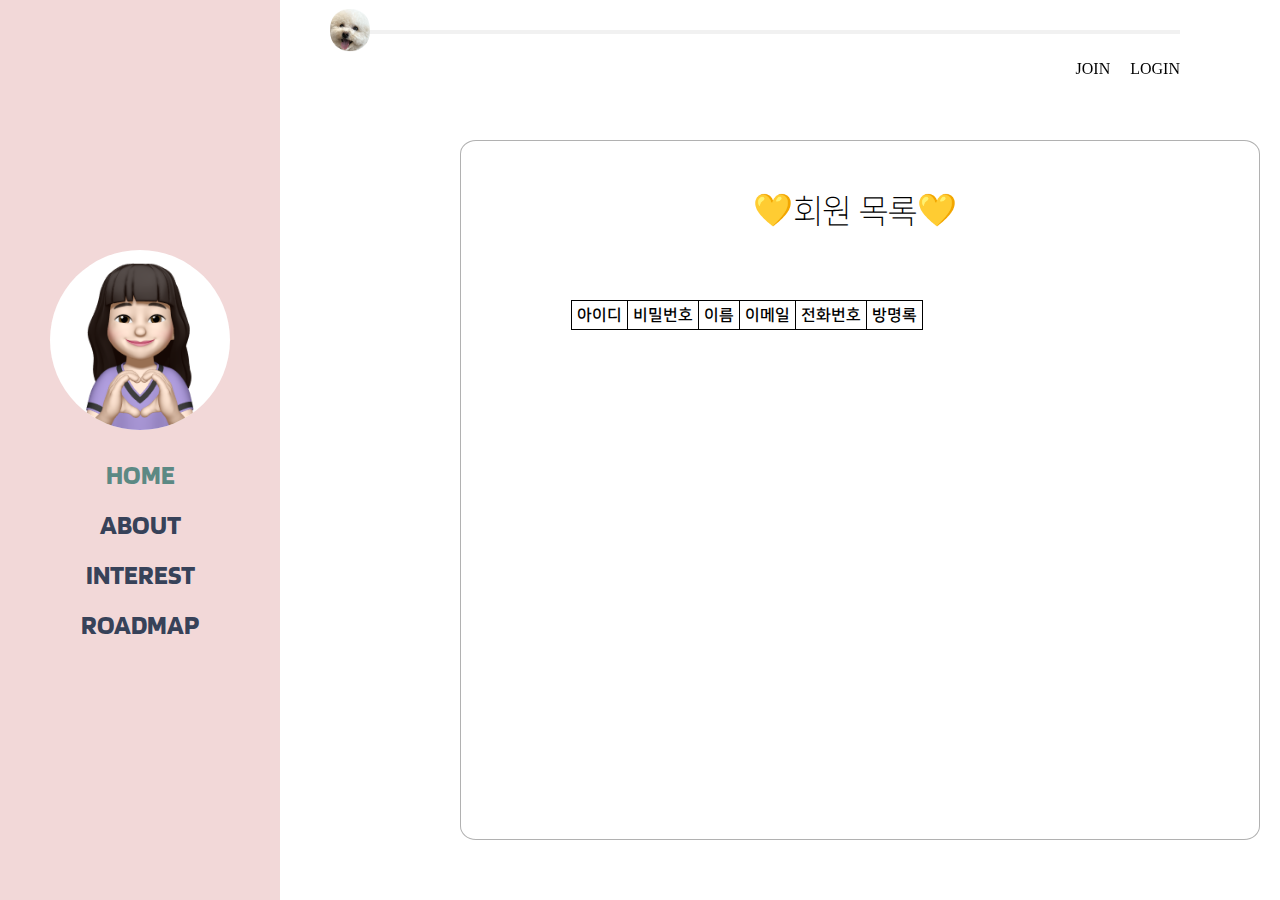
<file: admin.html>
<!DOCTYPE html>
<html lang="en">

<head>
    <meta charset="UTF-8">
    <meta http-equiv="X-UA-Compatible" content="IE=edge">
    <meta name="viewport" content="width=device-width, initial-scale=1.0">
    <link rel="stylesheet" href="./css/style.css">
    <title>예라 포트폴리오</title>
</head>

<body>
    <div class="wrapper">
        <ul class="utility">
            <li>
            <li id="admin_li" style="display: none;">
                <a href="./admin.html" id="admin_btn">ADMIN</a>
            </li>
            <li>
            <li id="join_li">
                <a href="./Join.html">JOIN</a>
            </li>
            </li>
            <li>
            <li id="login_li">
                <a href="./Login.html">LOGIN</a>
            </li>
            <li id="logout_li" style="display: none;">
                <a href="#" id="logout_btn">LOGOUT</a>
            </li>
        </ul>
        <div class="nav">
            <div class="profile_img">
                <img src="./images/profile_img.png" alt="전예라 미모티콘">
            </div>
            <ul>
                <li class="on">
                    <a href="./index.html#section_1" class="font">HOME</a>
                </li>
                <li>
                    <a href="./index.html#section_2" class="font">ABOUT</a>
                </li>
                <li>
                    <a href="./index.html#section_3" class="font">INTEREST</a>
                </li>
                <li>
                    <a href="./index.html#section_4" class="font">ROADMAP</a>
                </li>
            </ul>
        </div>
        <div class="container">
            <div class="bar_color">
                <div class="progress_container">
                    <div class="progress_bar"></div>
                    <div class="hodu_img">
                        <img src="./images/hodu_profile_img.png" alt="호두 프로필">
                    </div>
                </div>
            </div>
            <div class="admin">
                <div class="table_admin">
                    <h3 class="admin_title">💛회원 목록💛</h3>
                    <table id="user_list">
                        <thead>
                            <tr>
                                <th class="list">아이디</th>
                                <th class="list">비밀번호</th>
                                <th class="list">이름</th>
                                <th class="list">이메일</th>
                                <th class="list">전화번호</th>
                                <th class="list">방명록</th>
                            </tr>
                        </thead>
                        <tbody></tbody>

                        <body>
                            <script src="./js/jquery-3.7.0.js"></script>
                            <script src="./js/index.js"></script>
                            <script src="./js/login.js"></script>
                            <script src="./js/join.js"></script>
                        </body>
                    </table>
                </div>
            </div>
            <script src="./js/jquery-3.7.0.js"></script>
            <script src="./js/index.js"></script>
            <script src="./js/login.js"></script>
            <script src="./js/join.js"></script>
            <script src="./js/admin.js"></script>
        </div>
</body>

</html>
</file>
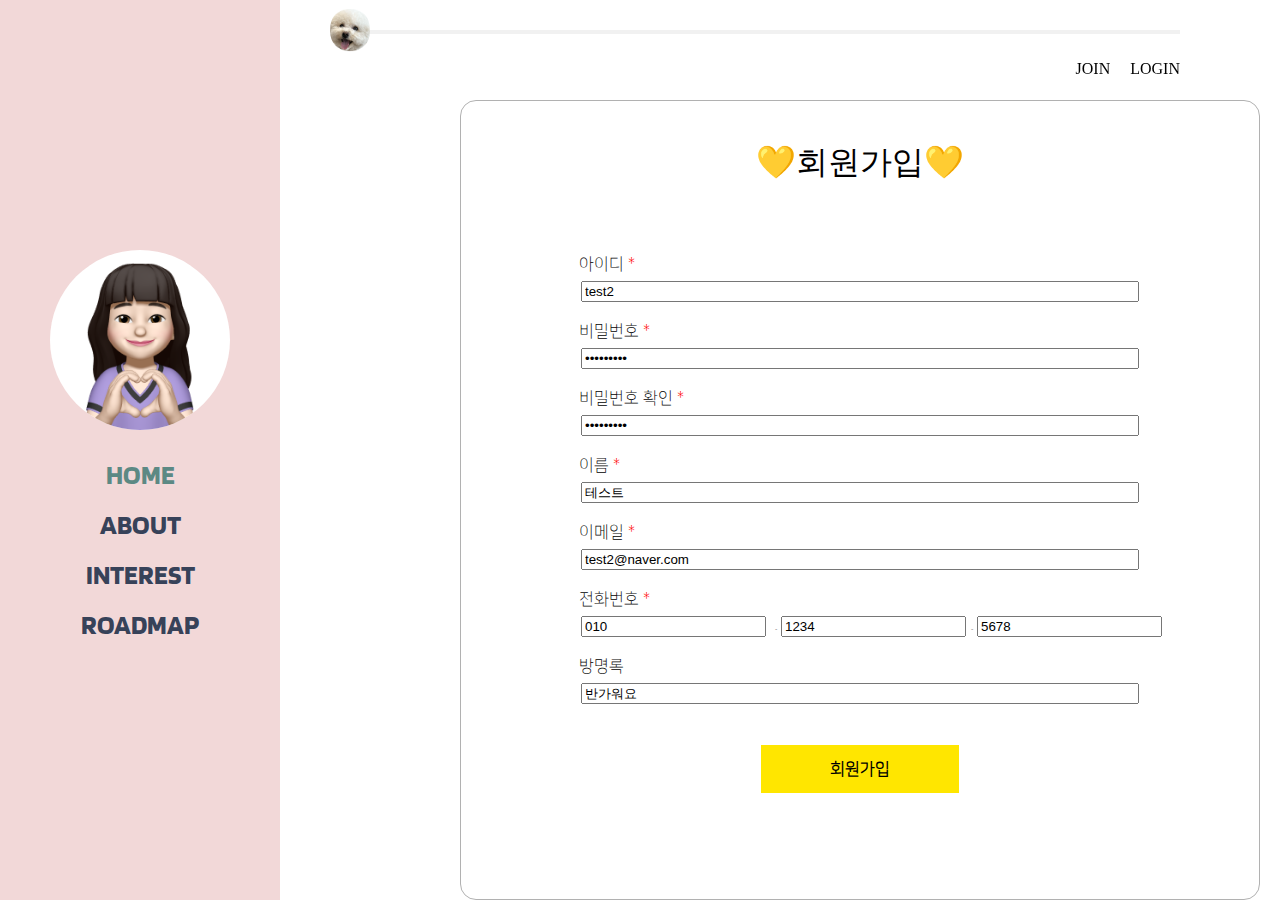
<file: Join.html>
<!DOCTYPE html>
<html lang="en">

<head>
    <meta charset="UTF-8">
    <meta http-equiv="X-UA-Compatible" content="IE=edge">
    <meta name="viewport" content="width=device-width, initial-scale=1.0">
    <link rel="stylesheet" href="./css/style.css">
    <title>예라 포트폴리오</title>
</head>

<body>
    <div class="wrapper">
        <ul class="utility">
            <li>
            <li id="admin_li" style="display: none;">
                <a href="./admin.html" id="admin_btn">ADMIN</a>
            </li>
            <li>
            <li id="join_li">
                <a href="./Join.html">JOIN</a>
            </li>
            </li>
            <li>
            <li id="login_li">
                <a href="./Login.html">LOGIN</a>
            </li>
            <li id="logout_li" style="display: none;">
                <a href="#" id="logout_btn">LOGOUT</a>
            </li>
        </ul>
        <div class="nav">
            <div class="profile_img">
                <img src="./images/profile_img.png" alt="전예라 미모티콘">
            </div>
            <ul>
                <li class="on">
                    <a href="./index.html#section_1" class="font">HOME</a>
                </li>
                <li>
                    <a href="./index.html#section_2" class="font">ABOUT</a>
                </li>
                <li>
                    <a href="./index.html#section_3" class="font">INTEREST</a>
                </li>
                <li>
                    <a href="./index.html#section_4" class="font">ROADMAP</a>
                </li>
            </ul>
        </div>
        <div class="container">
            <div class="bar_color">
                <div class="progress_container">
                    <div class="progress_bar"></div>
                    <div class="hodu_img">
                        <img src="./images/hodu_profile_img.png" alt="호두 프로필">
                    </div>
                </div>
            </div>
            <div class="Join">
                <form action="javascript:alert('💜가입해주셔서 감사합니다💜');" name="memberFrm" class="alert">
                    <div class="table">
                        <h3 class="Join_title">💛회원가입💛</h3>
                        <div class="Join_01">아이디 <span class="req">*</span></div>
                        <td>
                            <br>
                            <input class="graph" type="text" name="userId" id="userId" value="test2">
                            <span class="err" id="errId">아이디는 4~12자리, 첫 글자는 반드시 영소문자로 이루어지고, 숫자를 하나이상 포함해야
                                합니다.</span>
                        </td>
                        <tr>
                            <div class="Join_01">비밀번호 <span class="req">*</span></div>
                            <td>
                                <br>
                                <input class="graph" type="password" name="pwd" id="pwd" value="test21!!!">
                                <span class="err" id="errPw">비밀번호는 8~15자리, 숫자/문자/특수문자를 각각 하나이상 포함해야 합니다.</span>
                            </td>
                        </tr>
                        <tr>
                            <div class="Join_01">비밀번호 확인 <span class="req">*</span></div>
                            <td>
                                <br>
                                <input class="graph" type="password" id="pwdCheck" value="test21!!!">
                                <span class="err" id="errpwdCheck">비밀번호가 일치하지 않습니다.</span>
                            </td>
                        </tr>
                        <tr>
                            <div class="Join_01">이름 <span class="req">*</span></div>
                            <td>
                                <br>
                                <input class="graph" type="text" name="userName" id="userName" value="테스트">
                                <span class="err" id="errName">이름은 한글 2글자 이상 가능합니다.</span>
                            </td>
                        </tr>
                        <tr>
                            <div class="Join_01">이메일 <span class="req">*</span></div>
                            <td>
                                <br>
                                <input class="graph" type="email" name="email" id="email" value="test2@naver.com">
                                <span class="err" id="errName">이메일을 잘못 입력하셨습니다.</span>
                            </td>
                        </tr>
                        <tr>
                            <div class="Join_01">전화번호 <span class="req">*</span></div>
                            <td>
                                <br>
                                <div class="Join_phone">
                                    <input class="graph1" type="text" name="tel1" id="tel1" class="phone" value="010">
                                    <span class="dash">-</span>
                                    <input class="graph2" type="text" name="tel2" id="tel2" class="phone"
                                        value="1234"><span class="dash">-</span>
                                    <input class="graph3" type="text" name="tel3" id="tel3" class="phone" value="5678">
                                    <span class="err" id="errName"><br>전화번호를 잘못 입력하셨습니다.</span>
                                </div>
                            </td>
                            <div class="Join_01">방명록</div>
                            <td>
                                <br>
                                <input class="graph" type="guestbook" name="guestbook" id="guestbook" value="반가워요">
                            </td>
                        </tr>
                        <tr>
                            <div class="btn-wrapper">
                                <button type="button" id="join_btn"><span class="join_text">회원가입</span></button>
                            </div>
                        </tr>
                    </div>
                </form>
            </div>
            <script src="./js/jquery-3.7.0.js"></script>
            <script src="./js/index.js"></script>
            <script src="./js/login.js"></script>
            <script src="./js/join.js"></script>
            <script src="./js/admin.js"></script>
        </div>
</body>

</html>
</file>
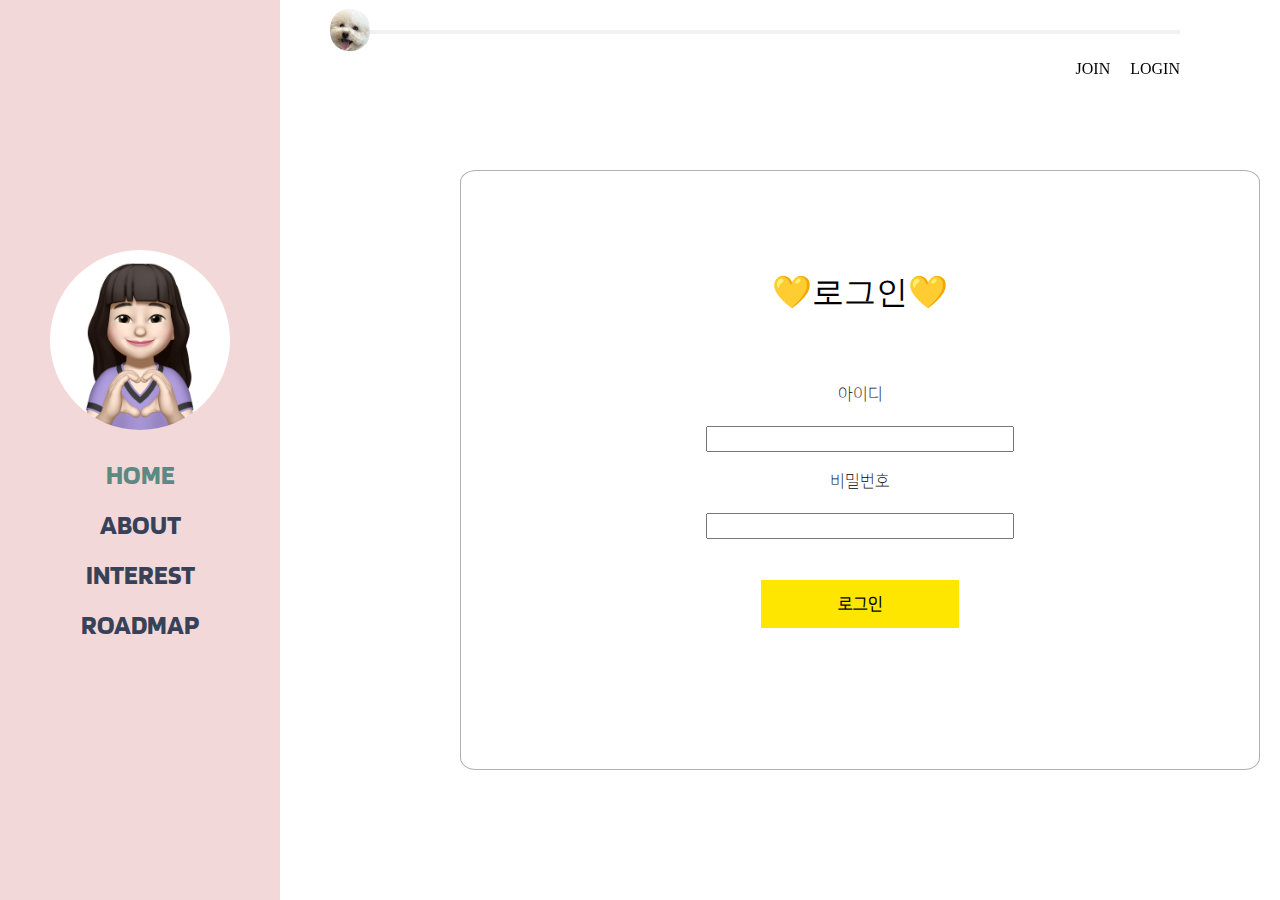
<file: Login.html>
<!DOCTYPE html>
<html lang="en">

<head>
    <meta charset="UTF-8">
    <meta http-equiv="X-UA-Compatible" content="IE=edge">
    <meta name="viewport" content="width=device-width, initial-scale=1.0">
    <link rel="stylesheet" href="./css/style.css">
    <title>예라 포트폴리오</title>
</head>

<body>
    <div class="wrapper">
        <ul class="utility">
            <li>
            <li id="admin_li" style="display: none;">
                <a href="./admin.html" id="admin_btn">ADMIN</a>
            </li>
            <li>
            <li id="join_li">
                <a href="./Join.html">JOIN</a>
            </li>
            </li>
            <li>
            <li id="login_li">
                <a href="./Login.html">LOGIN</a>
            </li>
            <li id="logout_li" style="display: none;">
                <a href="#" id="logout_btn">LOGOUT</a>
            </li>
        </ul>
        <div class="nav">
            <div class="profile_img">
                <img src="./images/profile_img.png" alt="전예라 미모티콘">
            </div>
            <ul>
                <li class="on">
                    <a href="./index.html#section_1" class="font">HOME</a>
                </li>
                <li>
                    <a href="./index.html#section_2" class="font">ABOUT</a>
                </li>
                <li>
                    <a href="./index.html#section_3" class="font">INTEREST</a>
                </li>
                <li>
                    <a href="./index.html#section_4" class="font">ROADMAP</a>
                </li>
            </ul>
        </div>
        <div class="container">
            <div class="bar_color">
                <div class="progress_container">
                    <div class="progress_bar"></div>
                    <div class="hodu_img">
                        <img src="./images/hodu_profile_img.png" alt="호두 프로필">
                    </div>
                </div>
            </div>
            <div class="Login">
                <form action="javascript:alert('💜로그인 되었습니다💜');" name="loginFrm" class="alert">
                    <div class="Login_table">
                        <h3 class="Login_title">💛로그인💛</h3>
                        <div class="Login_01">아이디</div>
                        <td>
                            <br>
                            <input class="login_graph" type="text" name="loginId" id="loginId">
                        </td>
                        <div class="Login_01">비밀번호</div>
                        <td>
                            <br>
                            <input class="login_graph" type="password" name="loginPwd" id="loginPwd">
                        </td>
                        <div class="btn-wrapper">
                            <button type="button" id="login_btn"><span class="login_btn">로그인</span></button>
                        </div>
                    </div>
                </form>
            </div>
        </div>
    </div>
    <script src="./js/jquery-3.7.0.js"></script>
    <script src="./js/index.js"></script>
    <script src="./js/login.js"></script>
    <script src="./js/join.js"></script>
    <script src="./js/admin.js"></script>
    </div>
</body>

</html>
</file>
<file: css/style.css>
/* common */
html, body, div, span, applet, object, iframe,
h1, h2, h3, h4, h5, h6, p, blockquote, pre,
a, abbr, acronym, address, big, cite, code,
del, dfn, em, img, ins, kbd, q, s, samp,
small, strike, strong, sub, sup, tt, var,
b, u, i, center,
dl, dt, dd, ol, ul, li,
fieldset, form, label, legend,
table, caption, tbody, tfoot, thead, tr, th, td,
article, aside, canvas, details, embed, 
figure, figcaption, footer, header, hgroup, 
menu, nav, output, ruby, section, summary,
time, mark, audio, video {
   margin: 0;
   padding: 0;
   border: 0;
   font-size: 100%;
   font: inherit;
   vertical-align: baseline;
  box-sizing: border-box;
}
/* HTML5 display-role reset for older browsers */
article, aside, details, figcaption, figure, 
footer, header, hgroup, menu, nav, section {
   display: block;
}
ol, ul {
   list-style: none;
}
blockquote, q {
   quotes: none;
}
blockquote:before, blockquote:after,
q:before, q:after {
   content: '';
   content: none;
}
table {
   border-collapse: collapse;
   border-spacing: 0;
}
a {
  display: block;
  text-decoration: none;
  color: #000;
}
img {
  display: block;
  width: 100%;
}

/* style */
.wrapper {
	margin-left: 60px;
	position: relative;
	background: #fff;
}

.nav {
	width: 280px;
	height: 100%;
	position: fixed;
	top: 0;
	left: 0;
	padding: 200px 40px;
	background: #F2D8D8;
}

.nav-top {
	height: 20px;
	display: fixed;
	justify-content: flex-end;
	background: #F2D8D8;
}

.nav .profile_img {
	width: 180px;
	margin: auto;
	margin-top: 50px;
	margin-bottom: 20px;
	background: #fff;
	border-radius: 50%;
	overflow: hidden;
}

.nav ul li.on a {
	color: #5C8984;
}

/* { max-width:1024px;} */

/* 왼쪽 사이드바 폰트 */
@font-face {
	font-family: 'Blinker-Bold';
	src: url('../font/Blinker-Bold.ttf') format('truetype');
}

@font-face {
	font-family: 'Blinker-Light';
	src: url('../font/Blinker-Light.ttf') format('truetype');
}

@font-face {
	font-family: 'NanumSquareL';
	src: url('../font/NanumSquareL.otf') format('truetype');
}

@font-face {
	font-family: 'NanumSquareB';
	src: url('../font/NanumSquareB.otf') format('truetype');
}

.font {
	font-family: "Blinker-Bold";
	font-size: 170%;
	line-height: 50px;
	text-align: center;
	color: #374259;
}


/* 회원가입, 로그인 버튼 */
.utility {
	width: 100%;
	position: fixed;
	top: 0;
	left: 0;
	display: flex;
	justify-content: flex-end;
	gap: 10px;
	padding: 10px 100px;
	padding-top: 60px;
}

.container {}

/* 상단 스크롤바 */
.container .progress_container {
	width: calc(100% - 450px);
	height: 4px;
	position: fixed;
	top: 30px;
	right: 0;
	margin-right: 100px;
	background: #f1f1f1;
}

/* 상단 스크롤바 게이지*/
.container .progress_container .progress_bar {
	width: 0%;
	height: 100%;
	background: #5C8984;
}

/* 상단 스크롤바 호두 얼굴 */
.container .progress_container .hodu_img {
	position: absolute;
	left: 0;
	top: 0;
	width: 40px;
	height: 50px;
	border-radius: 50%;
	overflow: hidden;
	transform: translate(-50%, -50%)
}

.container .progress_container .hodu_img img {
	object-fit: cover;
	height: 100%;
}

.container .bar_color {
	width: 100%;
	contain: fixed;
	position: fixed;
	padding: 15px;
	margin-left: 300px;
	background-color: #fff;
}

/* 섹션 중간중간 회색 선 */
.container .section+.section {
	border-top: 1px solid #E6E6E6;
}


/* 각 페이지 섹션 */
.container .section_1 {
	padding: 360px 300px;
	height: 900px;
}

.container .section_2 {
	padding: 100px 300px;
}

.container .section_3 {
	padding: 100px 300px;
}

.container .section_4 {
	padding: 100px 300px;
}

.container .section_5 {
	padding: 100px 300px;
}

/* home */
.social {
	display: flex;
	margin-top: 50px;
}

.social li {
	width: 50px;
	margin-right: 20px;
	margin-top: 10px;
}

.sub_title {
	font-family: 'Blinker-Light';
	font-weight: 600;
	font-size: 150%;
	color: #646464;
	margin-top: -160px;
}

.title {
	font-family: "Blinker-Bold";
	font-size: 600%;
	margin-top: -14px;
	color: #374259;
}

.content span {
	color: #5C8984
}

.kh_date {
	font-family: 'NanumSquareB';
	font-size: 90%;
	color: #5C8984;
}

.kh_java {
	font-family: 'NanumSquareL';
	font-weight: 100;
	font-size: 83%;
	color: #3c3c3c;
	margin-left: 32px;
	margin-top: -30px;
}

/* about */
.like_list {
	display: flex;
}

.like_list li {
	width: 15%;
	border: 1px solid rgb(206, 206, 206);
	margin-right: 30px;
	margin-top: 40px;
}

/* interest */
.gallery_wrap {
	position: relative;
	width: 620px;
	height: 266px;
	overflow: hidden;
}

.gallery_wrap .gallery {
	position: absolute;
	top: 0;
	left: 0;
	display: flex;
}

.gallery_wrap .gallery li {
	width: 200px;
	margin-right: 10px;
	margin-top: 30px;
}

/* 호두 사진 슬라이드 버튼 */
.button_box {
	margin-left: 21.5%;
	cursor: pointer;
}

.prev_btn {
	width: 25px;
	position: absolute;
	margin-top: 10px;
}

.next_btn {
	width: 25px;
	position: absolute;
	margin-top: 10px;
	margin-left: 50px;
}

/* top button */
.to_top_btn {
	position: fixed;
	width: 50px;
	bottom: 40px;
	right: 90px;
	cursor: pointer;
}

/* 각 페이지 타이틀 폰트*/
.title2 {
	font-family: "Blinker-Bold";
	font-size: 350%;
	text-align: left;
	margin-top: -5px;
	color: #374259;
}

/* 각 페이지 부제목 폰트*/
.title3 {
	font-family: "Blinker-Bold";
	font-size: 180%;
	line-height: 45px;
	margin-top: 30px;
	color: #5C8984;
}

/* 홈 본문 폰트 */
.desc0 {
	font-family: "NanumSquareL";
	font-size: 125%;
	margin-top: 40px;
	line-height: 170%;
}

/* 나머지 본문 폰트 */
.desc {
	font-family: "NanumSquareL";
	font-size: 100%;
	margin-top: 10px;
	line-height: 170%;
}

.content strong {
	font-weight: bold;
	font-size: 125%;
	color: #374259;
}

/* ROADMAP */
.ROADMAP {
	width: 70%;
	margin-left: -50px;
	margin-top: 10px;
}

/* TECH STACK */
.TeachStack {
	width: 150%;
	display: flex;
	gap: 10px;
	margin-top: 20px;
}

.TeachStack .java_1 {
	width: 65px;
	height: 3px;
}

li {
	list-style: none;
}

/* 회원가입 style */

/* 테이블*/
.table {
	border: 1px solid rgb(177, 177, 177);
	border-radius: 2%;
	border-spacing: 10px;
	width: 800px;
	height: 800px;
	margin-top: -260px;
	margin-left: 100px;
}

/* 적는 칸 */
.graph {
	width: 550px;
	margin-left: 120px;
}

.Join_phone {
	margin-left: 120px;
}

/* 이름 */
.Join_01 {
	font-family: "NanumSquareL";
	font-size: 100%;
	text-align: left;
	margin-left: 118px;
	margin-bottom: -10px;
	margin-top: 20px;
}

#id {
	margin-top: 50px;
}

/* 하단 버튼 */
.btn-wrapper {
	margin: 40px 0 91px;
	text-align: center;
}

#join_btn {
	width: 200px;
	height: 50px;
	border: 1px solid white;
	font-family: "NanumSquareL";
	font-weight: bold;
	font-size: 100%;
	background-color: rgb(255, 230, 0);
	cursor: pointer;
}

/* - */
span.dash {
	font-family: "NanumSquareL";
	font-size: 20%;
	margin-left: 5px;
}

/* * */
span.req {
	color: red;
}

/* 회원가입 타이틀 */
.Join_title {
	font-size: 200%;
	text-align: center;
	margin-top: 40px;
	margin-bottom: 70px;
}

/* 에러 메세지 */
.err {
	margin-left: 120px;
	font-size: 12px;
	color: red;
	display: none;
}

.err2 {
	margin-left: 120px;
	font-size: 12px;
	color: red;
	display: none;
}



/* 로그인 style */

/* 테이블*/
.Login_table {
	border: 1px solid rgb(177, 177, 177);
	border-radius: 2%;
	border-spacing: 10px;
	width: 800px;
	height: 600px;
	margin-top: -190px;
	margin-left: 100px;
}

/* 타이틀 */
.Login_title {
	font-size: 200%;
	text-align: center;
	margin-top: 100px;
	margin-bottom: 70px;
}

/* 적는 칸 */
.login_graph {
	width: 300px;
	height: 20px;
	margin-left: 245px;
}

/* 이름 */
.Login_01 {
	font-family: "NanumSquareL";
	font-size: 100%;
	text-align: center;
	margin-top: 100px;
	margin-bottom: 5px;
	margin-top: 20px;
}

/* 로그인 버튼 */
#login_btn {
	width: 200px;
	height: 50px;
	border: 1px solid white;
	font-family: "NanumSquareL";
	font-weight: bold;
	font-size: 100%;
	background-color: rgb(255, 230, 0);
	cursor: pointer;
}



/* 어드민 페이지 */

/* 테이블*/
.table_admin {
	border: 1px solid rgb(177, 177, 177);
	border-radius: 2%;
	border-spacing: 10px;
	width: 800px;
	height: 700px;
	margin-top: -220px;
	margin-left: 100px;
}

/* 타이틀 */
.admin_title {
	font-family: "NanumSquareL";
	font-size: 200%;
	text-align: center;
	margin-top: 50px;
	margin-bottom: 70px;
	margin-right: 260px;
	margin-left: 250px;
}

#user_list {
	margin-left: 110px;
}

.list {
	font-family: "NanumSquareB";
}

th,
td {
	font-family: "NanumSquareL";
	border: 1px solid #000;
	padding: 5px;
	margin-left: 100px;
}

.container .admin {
	padding: 360px 300px;
	height: 900px
}

.container .Join {
	padding: 360px 300px;
	height: 900px
}

.container .Login {
	padding: 360px 300px;
	height: 900px
}
</file>
